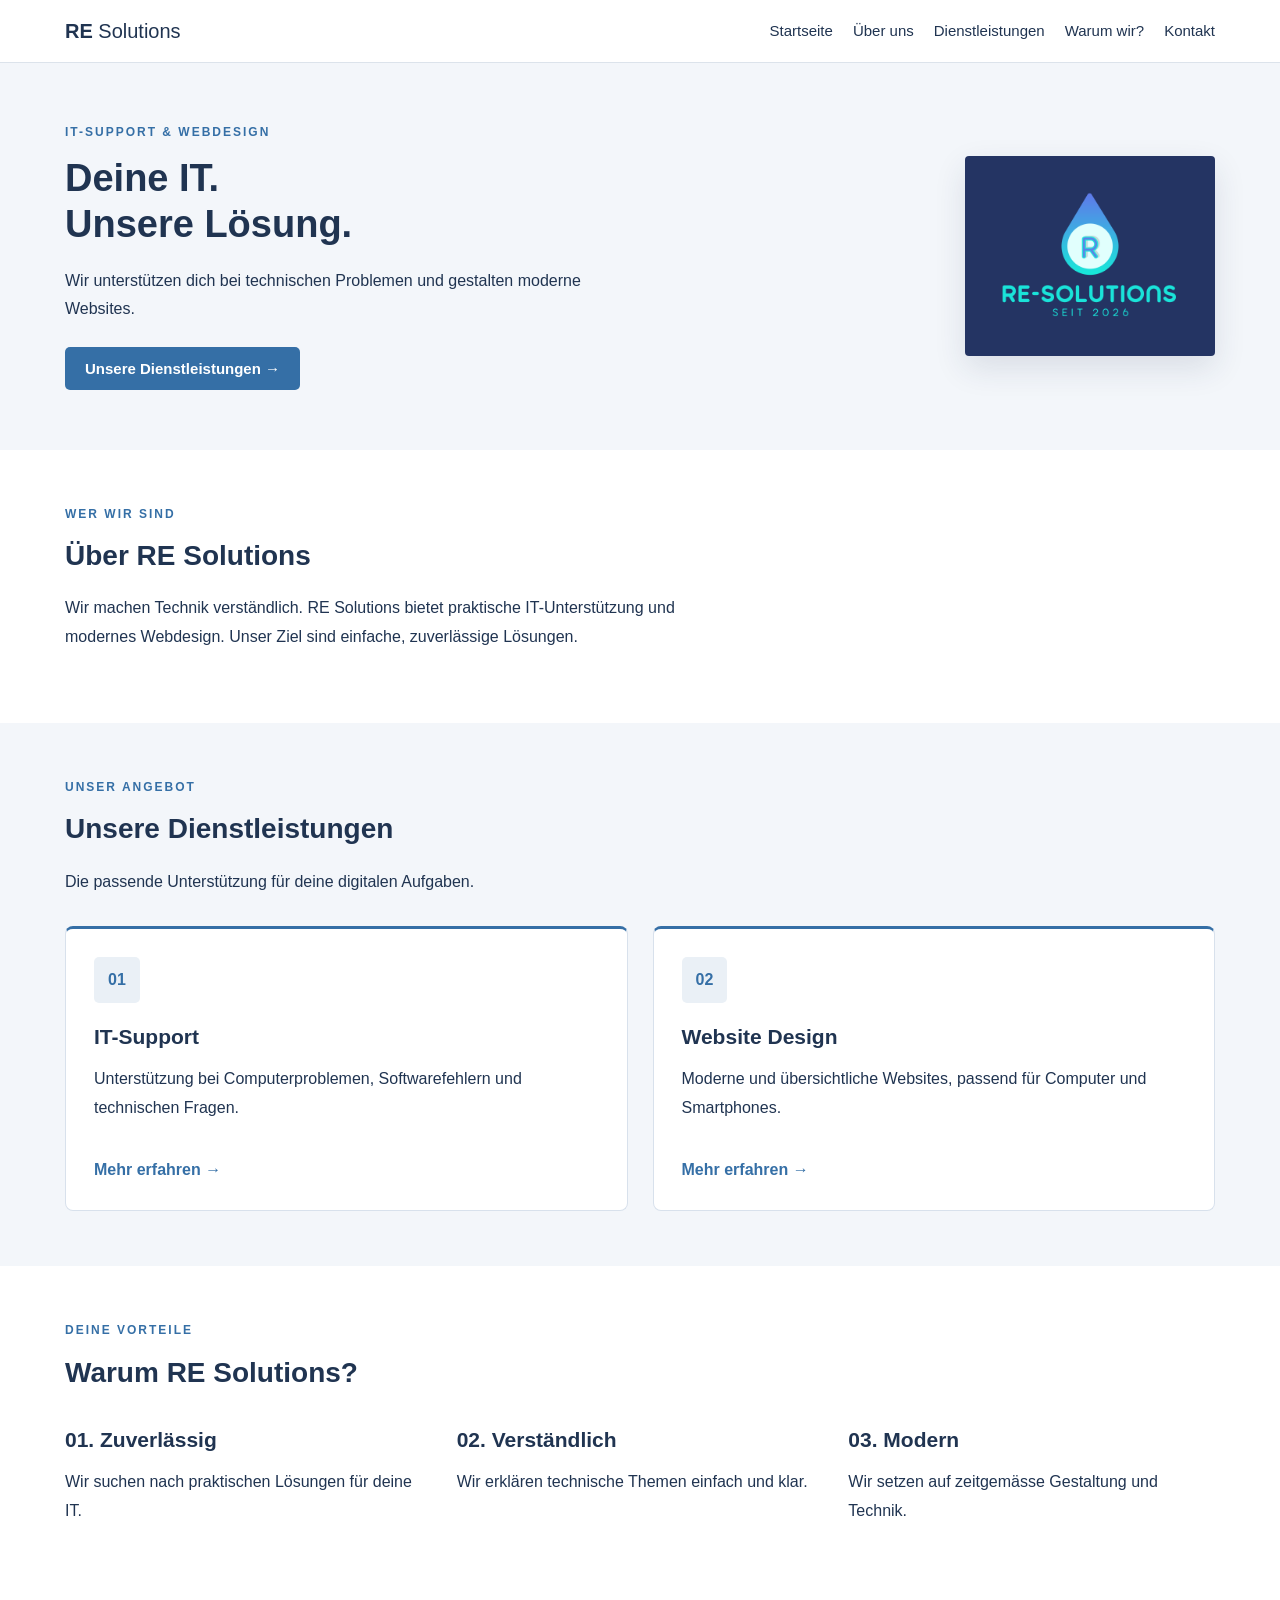
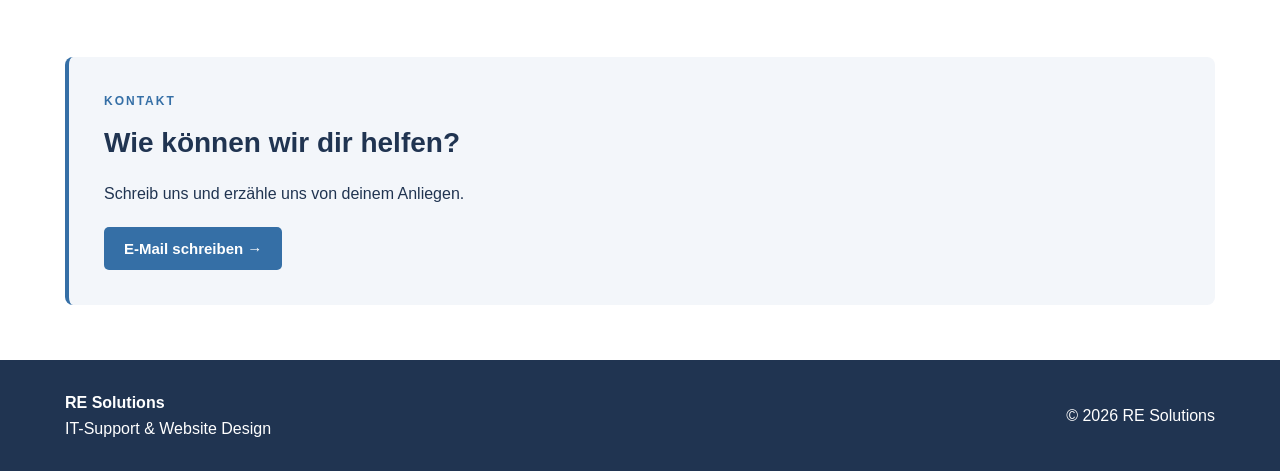
<file: index.html>
<!DOCTYPE html>
<html lang="de">

<head>
    <meta charset="UTF-8">
    <meta name="viewport" content="width=device-width, initial-scale=1.0">
    <meta name="description" content="RE Solutions bietet IT-Support und modernes Webdesign.">
    <title>RE Solutions | Startseite</title>
    <link rel="stylesheet" href="style.css">
</head>

<body>

    <header class="navbar">
        <div class="container nav-content">

            <a href="index.html" class="logo">
                RE <span>Solutions</span>
            </a>

            <nav class="nav-links" aria-label="Hauptnavigation">
                <a href="index.html">Startseite</a>
                <a href="#ueber-uns">Über uns</a>
                <a href="#dienstleistungen">Dienstleistungen</a>
                <a href="#warum-wir">Warum wir?</a>
                <a href="#kontakt">Kontakt</a>
            </nav>

        </div>
    </header>

    <main>

        <section class="hero-background">
            <div class="container hero-content">

                <div class="hero-copy">
                    <p class="eyebrow">IT-SUPPORT &amp; WEBDESIGN</p>

                    <h1>Deine IT.<br>Unsere Lösung.</h1>

                    <p class="hero-text">
                        Wir unterstützen dich bei technischen Problemen
                        und gestalten moderne Websites.
                    </p>

                    <a href="#dienstleistungen" class="button">
                        Unsere Dienstleistungen →
                    </a>
                </div>

                <img
                    src="fotos/full-logo-1.png"
                    alt="RE Solutions Firmenlogo"
                    class="hero-logo"
                >

            </div>
        </section>

        <section id="ueber-uns" class="section">
            <div class="container">

                <p class="eyebrow">WER WIR SIND</p>
                <h2>Über RE Solutions</h2>

                <p class="section-text">
                    Wir machen Technik verständlich. RE Solutions bietet
                    praktische IT-Unterstützung und modernes Webdesign.
                    Unser Ziel sind einfache, zuverlässige Lösungen.
                </p>

            </div>
        </section>

        <section id="dienstleistungen" class="section services">
            <div class="container">

                <p class="eyebrow">UNSER ANGEBOT</p>
                <h2>Unsere Dienstleistungen</h2>

                <p class="section-text">
                    Die passende Unterstützung für deine digitalen Aufgaben.
                </p>

                <div class="card-grid">

                    <article class="service-card">
                        <div class="service-icon">01</div>

                        <h3>IT-Support</h3>

                        <p>
                            Unterstützung bei Computerproblemen,
                            Softwarefehlern und technischen Fragen.
                        </p>

                        <a href="it-support.html">
                            Mehr erfahren →
                        </a>
                    </article>

                    <article class="service-card">
                        <div class="service-icon">02</div>

                        <h3>Website Design</h3>

                        <p>
                            Moderne und übersichtliche Websites,
                            passend für Computer und Smartphones.
                        </p>

                        <a href="website-design.html">
                            Mehr erfahren →
                        </a>
                    </article>

                </div>

            </div>
        </section>

        <section id="warum-wir" class="section">
            <div class="container">

                <p class="eyebrow">DEINE VORTEILE</p>
                <h2>Warum RE Solutions?</h2>

                <div class="card-grid three-columns">

                    <div class="advantage">
                        <h3>01. Zuverlässig</h3>
                        <p>
                            Wir suchen nach praktischen Lösungen
                            für deine IT.
                        </p>
                    </div>

                    <div class="advantage">
                        <h3>02. Verständlich</h3>
                        <p>
                            Wir erklären technische Themen
                            einfach und klar.
                        </p>
                    </div>

                    <div class="advantage">
                        <h3>03. Modern</h3>
                        <p>
                            Wir setzen auf zeitgemässe
                            Gestaltung und Technik.
                        </p>
                    </div>

                </div>

            </div>
        </section>

        <section id="kontakt" class="section">
            <div class="container">

                <div class="contact-box">
                    <p class="eyebrow">KONTAKT</p>

                    <h2>Wie können wir dir helfen?</h2>

                    <p>
                        Schreib uns und erzähle uns von deinem Anliegen.
                    </p>

                    <a href="mailto:info@re-solutions.example" class="button">
                        E-Mail schreiben →
                    </a>
                </div>

            </div>
        </section>

    </main>

    <footer class="footer">
        <div class="container footer-content">

            <div>
                <strong>RE Solutions</strong>
                <p>IT-Support &amp; Website Design</p>
            </div>

            <p>© 2026 RE Solutions</p>

        </div>
    </footer>

</body>
</html>
</file>
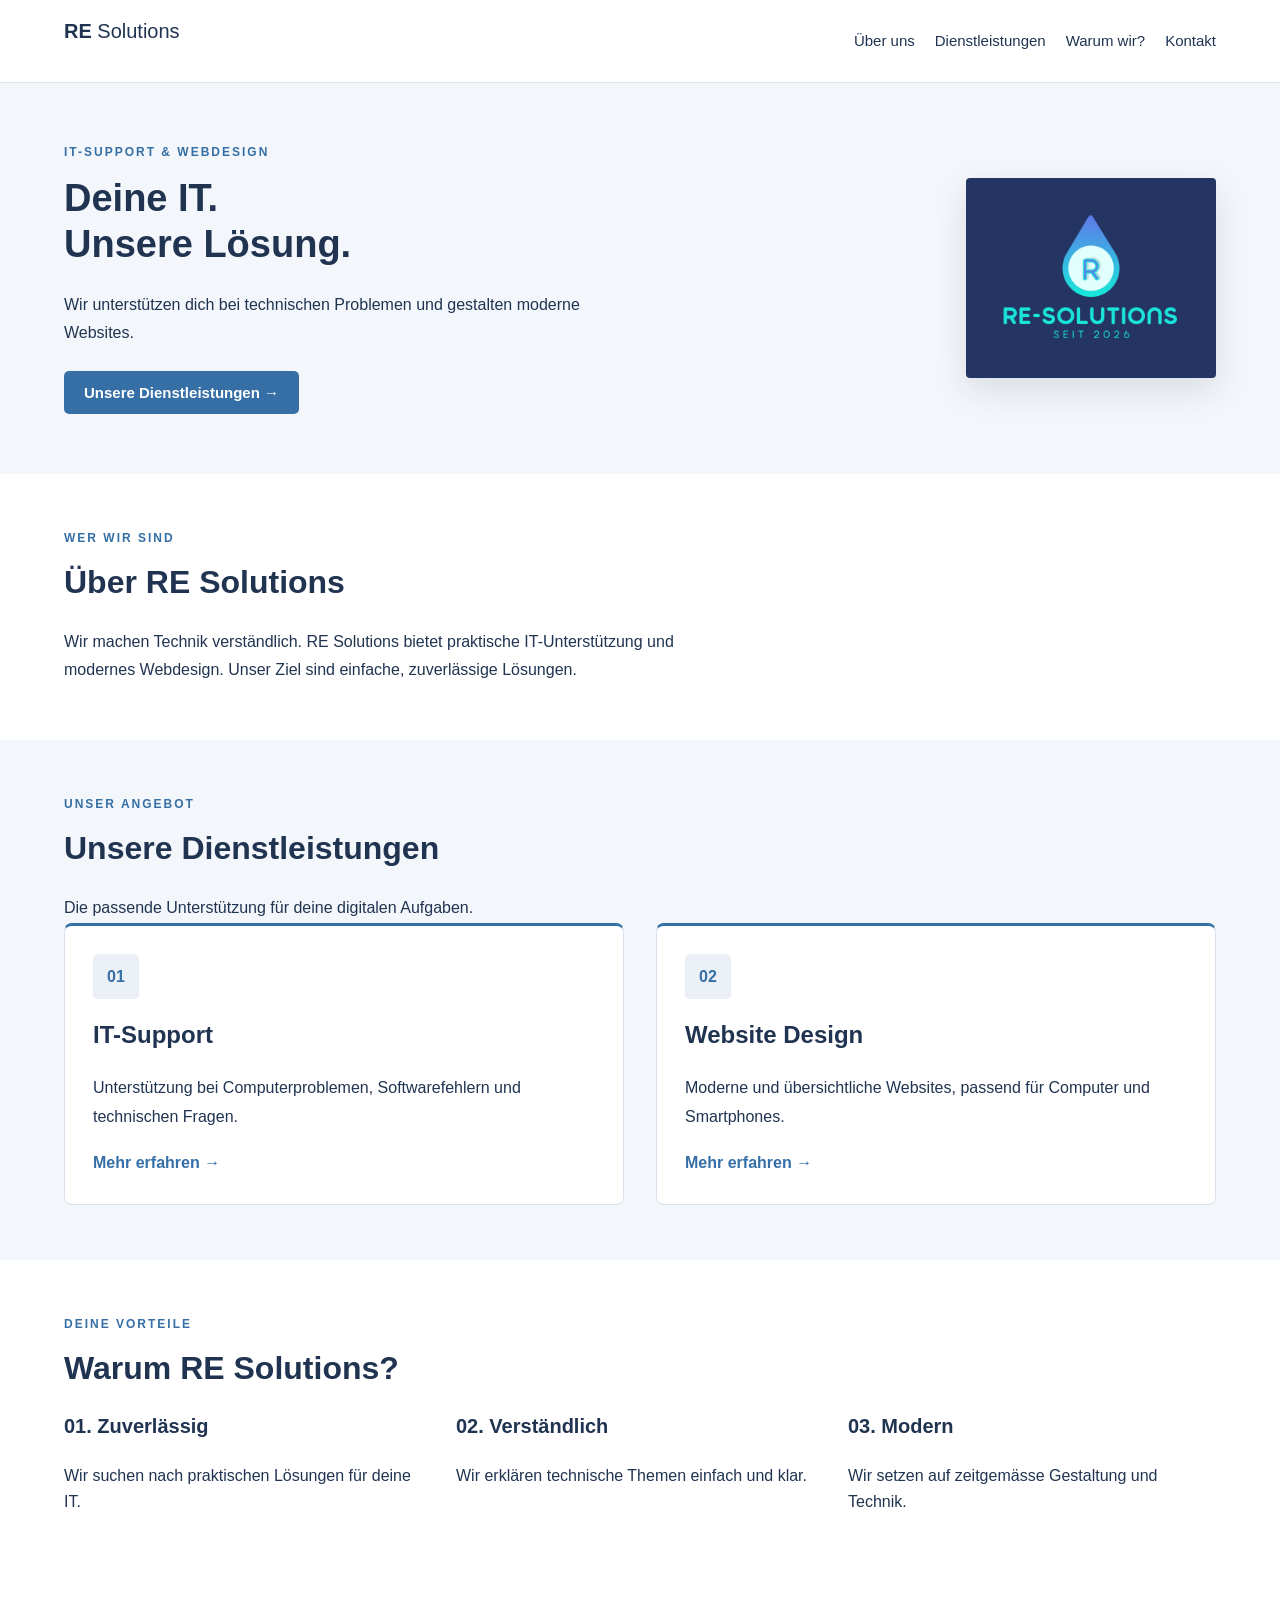
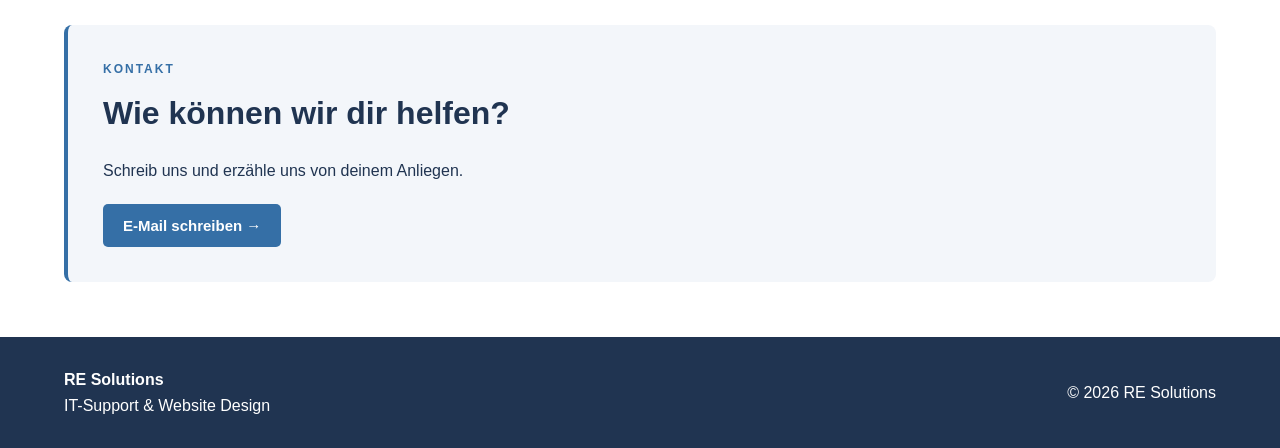
<file: versions/index.html>
<!DOCTYPE html>
<html lang="de">
<head>
    <meta charset="UTF-8">
    <meta name="viewport" content="width=device-width, initial-scale=1.0">
    <meta name="description" content="RE Solutions bietet IT-Support und modernes Website Design.">
    <title>RE Solutions | IT und Webdesign</title>
    <link rel="stylesheet" href="../bulma.css">
    <link rel="stylesheet" href="../style.css">
</head>
<body>

<nav class="navbar">
    <div class="container nav-content">
        <a href="index.html" class="logo">RE <span>Solutions</span></a>

        <div class="nav-links">
            <a href="#ueber-uns">Über uns</a>
            <a href="#dienstleistungen">Dienstleistungen</a>
            <a href="#warum-wir">Warum wir?</a>
            <a href="#kontakt">Kontakt</a>
        </div>
    </div>
</nav>

<main>

    <section class="hero-background">
        <div class="container hero-content">
            <div class="hero-copy">
                <p class="eyebrow">IT-SUPPORT &amp; WEBDESIGN</p>

                <h1 class="title">
                    Deine IT.<br>Unsere Lösung.
                </h1>

                <p class="hero-text">
                    Wir unterstützen dich bei technischen Problemen
                    und gestalten moderne Websites.
                </p>

                <a href="#dienstleistungen" class="button is-link">
                    Unsere Dienstleistungen →
                </a>
            </div>

            <img
                class="hero-logo"
                src="../fotos/full-logo-1.png"
                alt="Logo von RE Solutions"
            >
        </div>
    </section>

    <section id="ueber-uns" class="section">
        <div class="container">
            <p class="eyebrow">WER WIR SIND</p>
            <h2 class="title is-3">Über RE Solutions</h2>

            <p class="section-text">
                Wir machen Technik verständlich. RE Solutions bietet
                praktische IT-Unterstützung und modernes Webdesign.
                Unser Ziel sind einfache, zuverlässige Lösungen.
            </p>
        </div>
    </section>

    <section id="dienstleistungen" class="section services">
        <div class="container">
            <p class="eyebrow">UNSER ANGEBOT</p>
            <h2 class="title is-3">Unsere Dienstleistungen</h2>

            <p class="section-text">
                Die passende Unterstützung für deine digitalen Aufgaben.
            </p>

            <div class="columns is-variable is-4 service-grid">
                <div class="column">
                    <article class="service-card">
                        <div class="service-icon" aria-hidden="true">01</div>

                        <h3 class="title is-4">IT-Support</h3>

                        <p>
                            Unterstützung bei Computerproblemen,
                            Softwarefehlern und technischen Fragen.
                        </p>

                        <a href="it-support.html">Mehr erfahren →</a>
                    </article>
                </div>

                <div class="column">
                    <article class="service-card">
                        <div class="service-icon" aria-hidden="true">02</div>

                        <h3 class="title is-4">Website Design</h3>

                        <p>
                            Moderne und übersichtliche Websites,
                            passend für Computer und Smartphones.
                        </p>

                        <a href="../website-design.html">Mehr erfahren →</a>
                    </article>
                </div>
            </div>
        </div>
    </section>

    <section id="warum-wir" class="section">
        <div class="container">
            <p class="eyebrow">DEINE VORTEILE</p>
            <h2 class="title is-3">Warum RE Solutions?</h2>

            <div class="columns">
                <div class="column">
                    <h3 class="title is-5">01. Zuverlässig</h3>
                    <p>Wir suchen nach praktischen Lösungen für deine IT.</p>
                </div>

                <div class="column">
                    <h3 class="title is-5">02. Verständlich</h3>
                    <p>Wir erklären technische Themen einfach und klar.</p>
                </div>

                <div class="column">
                    <h3 class="title is-5">03. Modern</h3>
                    <p>Wir setzen auf zeitgemässe Gestaltung und Technik.</p>
                </div>
            </div>
        </div>
    </section>

    <section id="kontakt" class="section">
        <div class="container contact-box">
            <p class="eyebrow">KONTAKT</p>
            <h2 class="title is-3">Wie können wir dir helfen?</h2>

            <p>
                Schreib uns und erzähle uns von deinem Anliegen.
            </p>

            <a href="mailto:info@re-solutions.example" class="button is-link">
                E-Mail schreiben →
            </a>
        </div>
    </section>

</main>

<footer class="footer">
    <div class="container footer-content">
        <div>
            <strong>RE Solutions</strong>
            <p>IT-Support &amp; Website Design</p>
        </div>

        <p>© 2026 RE Solutions</p>
    </div>
</footer>

</body>
</html>
</file>
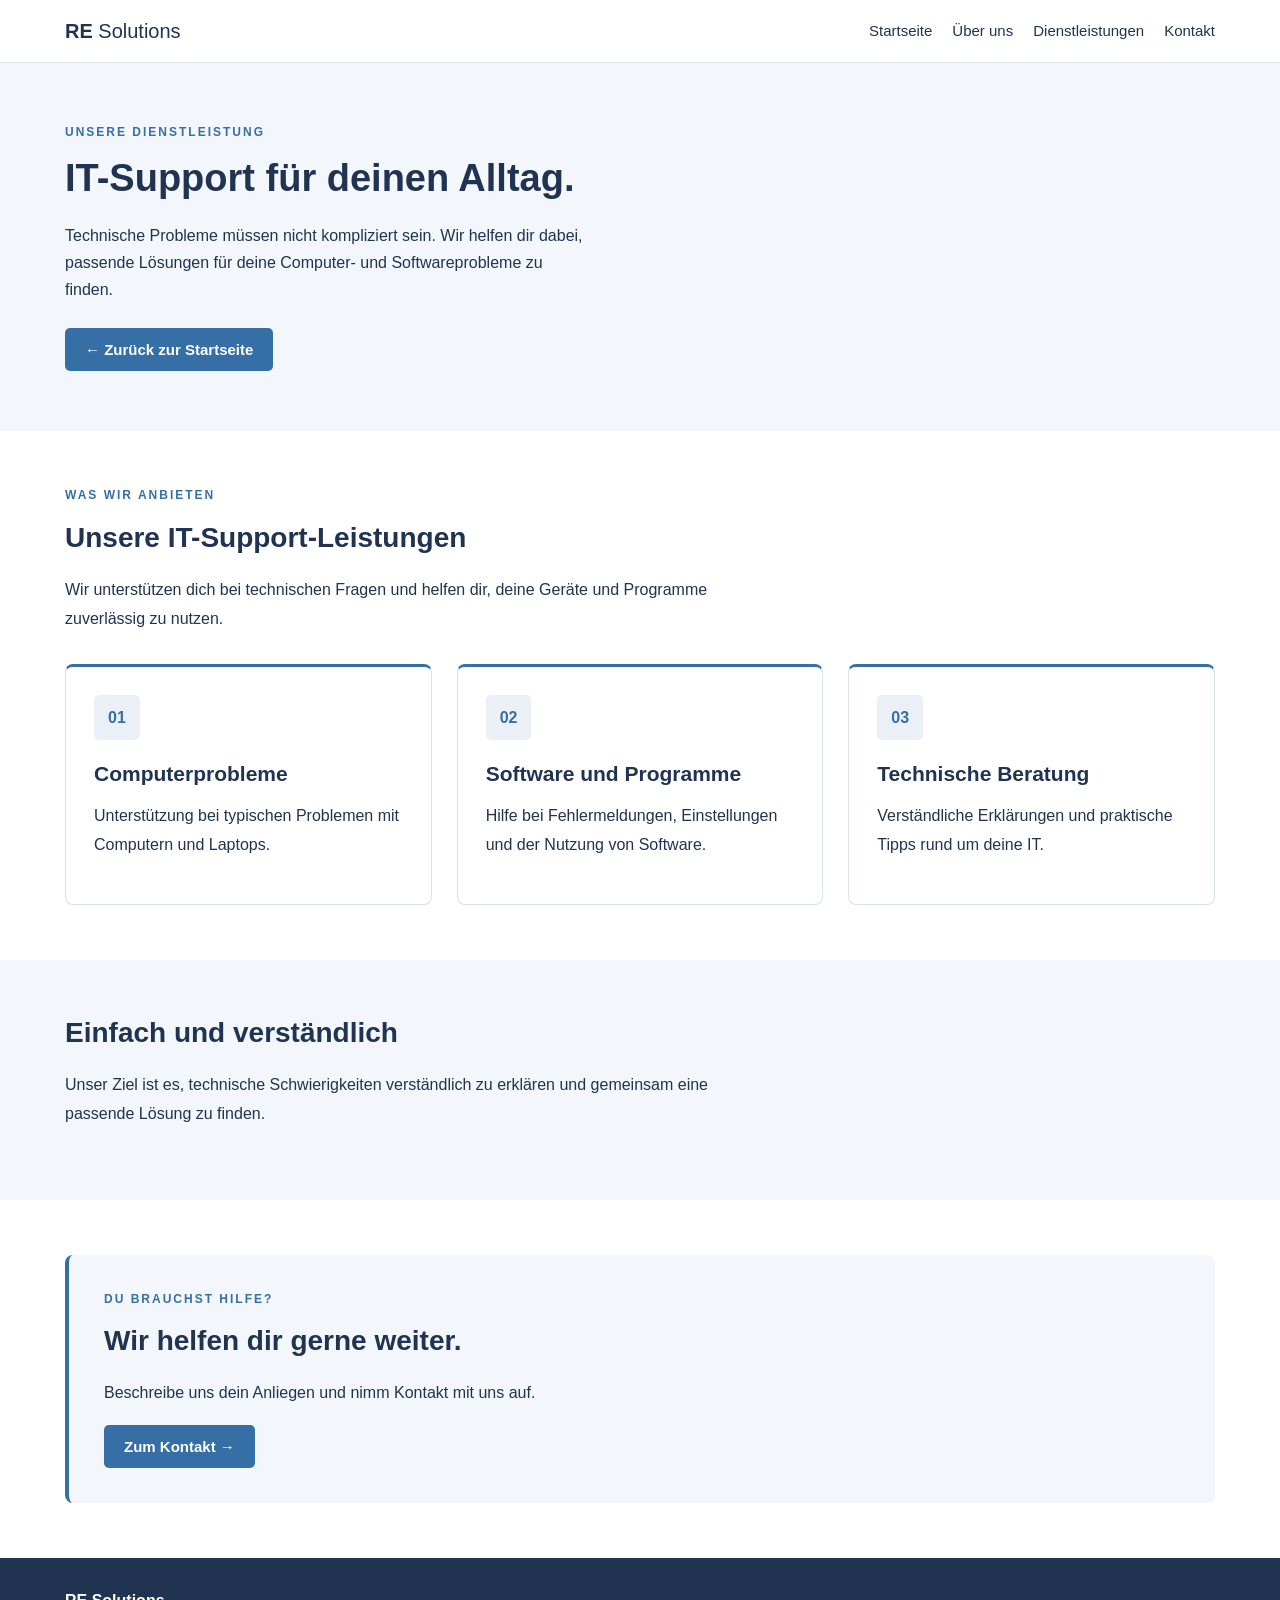
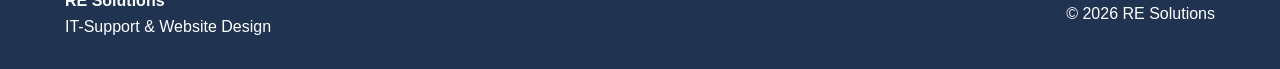
<file: it-support.html>
<!DOCTYPE html>
<html lang="de">

<head>
    <meta charset="UTF-8">
    <meta name="viewport" content="width=device-width, initial-scale=1.0">
    <meta name="description" content="IT-Support von RE Solutions.">
    <title>IT-Support | RE Solutions</title>
    <link rel="stylesheet" href="style.css">
</head>

<body>

    <header class="navbar">
        <div class="container nav-content">

            <a href="index.html" class="logo">
                RE <span>Solutions</span>
            </a>

            <nav class="nav-links" aria-label="Hauptnavigation">
                <a href="index.html">Startseite</a>
                <a href="index.html#ueber-uns">Über uns</a>
                <a href="index.html#dienstleistungen">Dienstleistungen</a>
                <a href="index.html#kontakt">Kontakt</a>
            </nav>

        </div>
    </header>

    <main>

        <section class="hero-background">
            <div class="container hero-content">

                <div class="hero-copy">

                    <p class="eyebrow">UNSERE DIENSTLEISTUNG</p>

                    <h1>IT-Support für deinen Alltag.</h1>

                    <p class="hero-text">
                        Technische Probleme müssen nicht kompliziert sein.
                        Wir helfen dir dabei, passende Lösungen für deine
                        Computer- und Softwareprobleme zu finden.
                    </p>

                    <a href="index.html" class="button">
                        ← Zurück zur Startseite
                    </a>

                </div>

            </div>
        </section>

        <section class="section">
            <div class="container">

                <p class="eyebrow">WAS WIR ANBIETEN</p>

                <h2>Unsere IT-Support-Leistungen</h2>

                <p class="section-text">
                    Wir unterstützen dich bei technischen Fragen
                    und helfen dir, deine Geräte und Programme
                    zuverlässig zu nutzen.
                </p>

                <div class="card-grid three-columns">

                    <article class="service-card">
                        <div class="service-icon">01</div>

                        <h3>Computerprobleme</h3>

                        <p>
                            Unterstützung bei typischen Problemen
                            mit Computern und Laptops.
                        </p>
                    </article>

                    <article class="service-card">
                        <div class="service-icon">02</div>

                        <h3>Software und Programme</h3>

                        <p>
                            Hilfe bei Fehlermeldungen, Einstellungen
                            und der Nutzung von Software.
                        </p>
                    </article>

                    <article class="service-card">
                        <div class="service-icon">03</div>

                        <h3>Technische Beratung</h3>

                        <p>
                            Verständliche Erklärungen und praktische
                            Tipps rund um deine IT.
                        </p>
                    </article>

                </div>

            </div>
        </section>

        <section class="section services">
            <div class="container">

                <h2>Einfach und verständlich</h2>

                <p class="section-text">
                    Unser Ziel ist es, technische Schwierigkeiten
                    verständlich zu erklären und gemeinsam eine
                    passende Lösung zu finden.
                </p>

            </div>
        </section>

        <section class="section">
            <div class="container">

                <div class="contact-box">
                    <p class="eyebrow">DU BRAUCHST HILFE?</p>

                    <h2>Wir helfen dir gerne weiter.</h2>

                    <p>
                        Beschreibe uns dein Anliegen
                        und nimm Kontakt mit uns auf.
                    </p>

                    <a href="index.html#kontakt" class="button">
                        Zum Kontakt →
                    </a>
                </div>

            </div>
        </section>

    </main>

    <footer class="footer">
        <div class="container footer-content">

            <div>
                <strong>RE Solutions</strong>
                <p>IT-Support &amp; Website Design</p>
            </div>

            <p>© 2026 RE Solutions</p>

        </div>
    </footer>

</body>
</html>
</file>
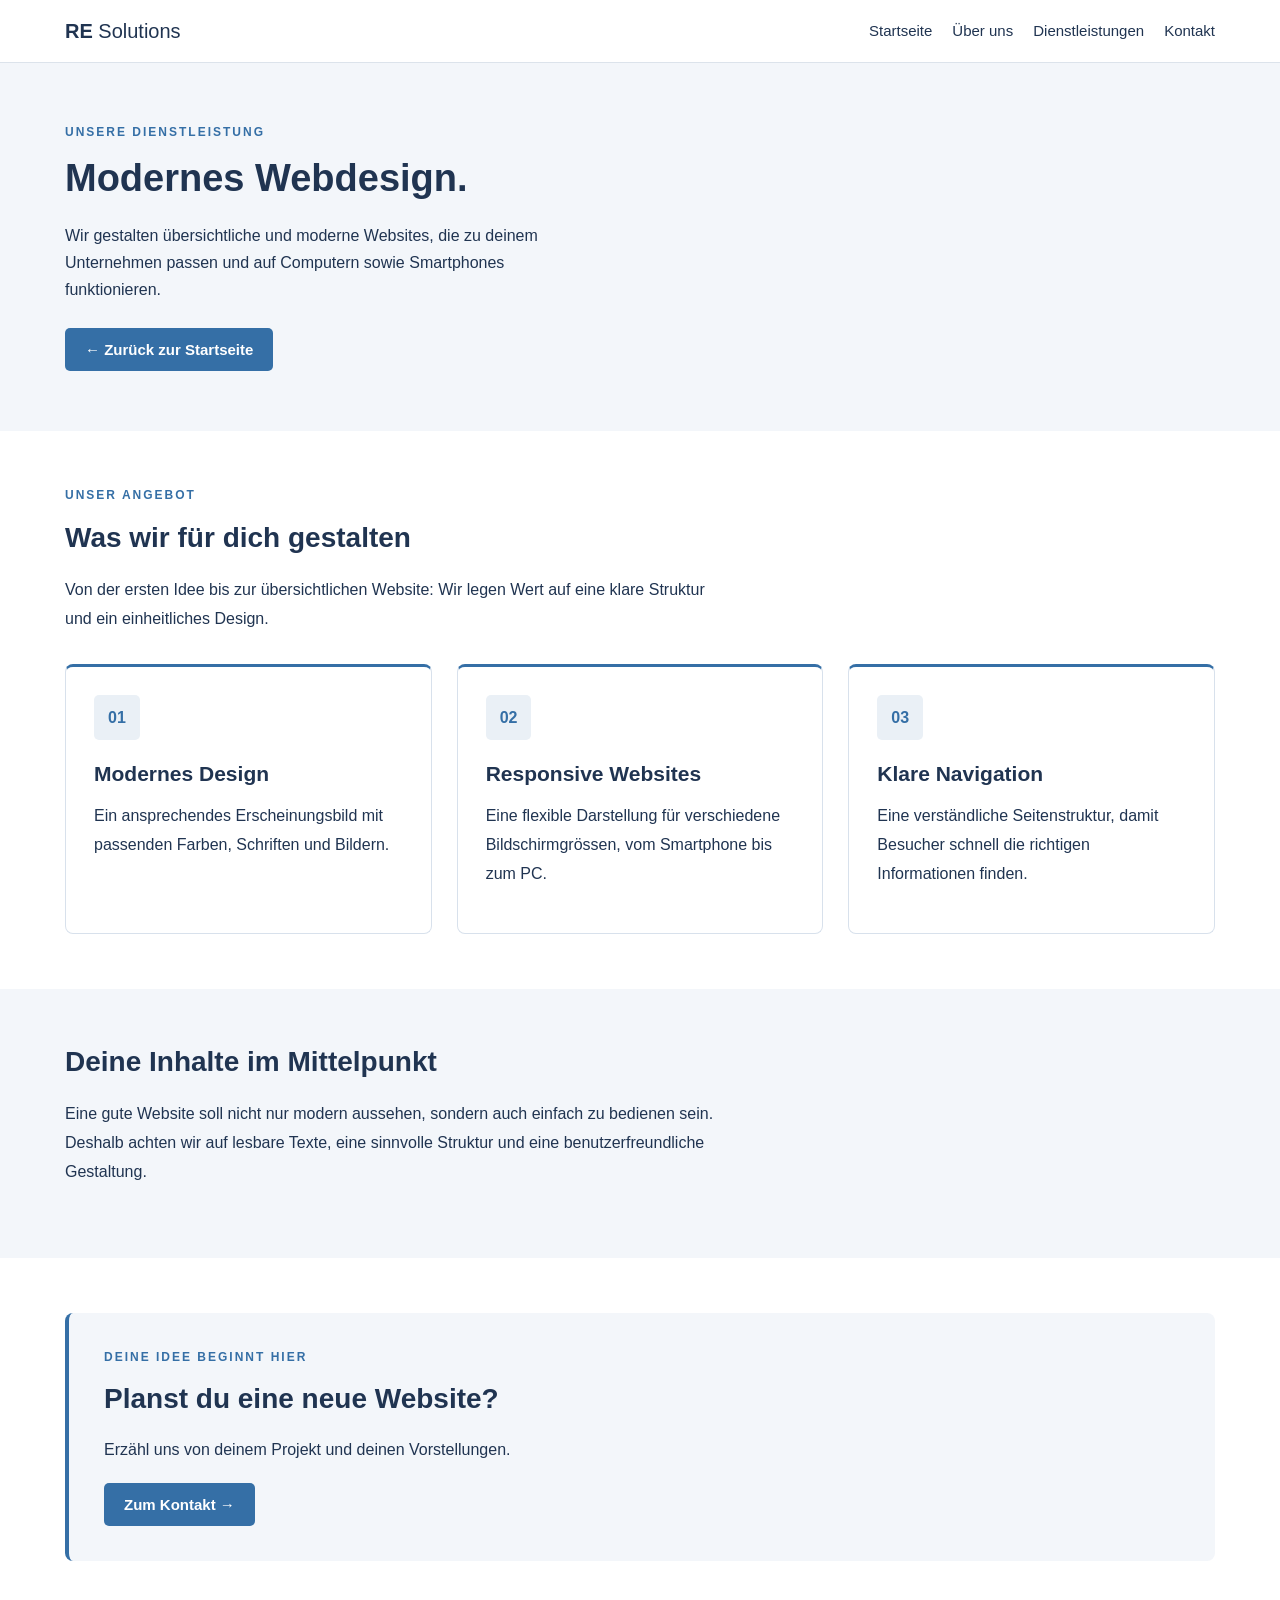
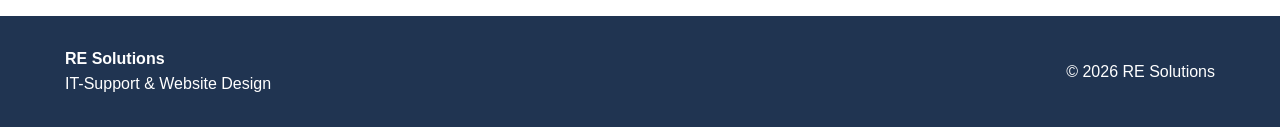
<file: website-design.html>
<!DOCTYPE html>
<html lang="de">

<head>
    <meta charset="UTF-8">
    <meta name="viewport" content="width=device-width, initial-scale=1.0">
    <meta name="description" content="Modernes Website Design von RE Solutions.">
    <title>Website Design | RE Solutions</title>
    <link rel="stylesheet" href="style.css">
</head>

<body>

    <header class="navbar">
        <div class="container nav-content">

            <a href="index.html" class="logo">
                RE <span>Solutions</span>
            </a>

            <nav class="nav-links" aria-label="Hauptnavigation">
                <a href="index.html">Startseite</a>
                <a href="index.html#ueber-uns">Über uns</a>
                <a href="index.html#dienstleistungen">Dienstleistungen</a>
                <a href="index.html#kontakt">Kontakt</a>
            </nav>

        </div>
    </header>

    <main>

        <section class="hero-background">
            <div class="container hero-content">

                <div class="hero-copy">

                    <p class="eyebrow">UNSERE DIENSTLEISTUNG</p>

                    <h1>Modernes Webdesign.</h1>

                    <p class="hero-text">
                        Wir gestalten übersichtliche und moderne Websites,
                        die zu deinem Unternehmen passen und auf Computern
                        sowie Smartphones funktionieren.
                    </p>

                    <a href="index.html" class="button">
                        ← Zurück zur Startseite
                    </a>

                </div>

            </div>
        </section>

        <section class="section">
            <div class="container">

                <p class="eyebrow">UNSER ANGEBOT</p>

                <h2>Was wir für dich gestalten</h2>

                <p class="section-text">
                    Von der ersten Idee bis zur übersichtlichen Website:
                    Wir legen Wert auf eine klare Struktur und
                    ein einheitliches Design.
                </p>

                <div class="card-grid three-columns">

                    <article class="service-card">
                        <div class="service-icon">01</div>

                        <h3>Modernes Design</h3>

                        <p>
                            Ein ansprechendes Erscheinungsbild mit
                            passenden Farben, Schriften und Bildern.
                        </p>
                    </article>

                    <article class="service-card">
                        <div class="service-icon">02</div>

                        <h3>Responsive Websites</h3>

                        <p>
                            Eine flexible Darstellung für verschiedene
                            Bildschirmgrössen, vom Smartphone bis zum PC.
                        </p>
                    </article>

                    <article class="service-card">
                        <div class="service-icon">03</div>

                        <h3>Klare Navigation</h3>

                        <p>
                            Eine verständliche Seitenstruktur, damit
                            Besucher schnell die richtigen Informationen
                            finden.
                        </p>
                    </article>

                </div>

            </div>
        </section>

        <section class="section services">
            <div class="container">

                <h2>Deine Inhalte im Mittelpunkt</h2>

                <p class="section-text">
                    Eine gute Website soll nicht nur modern aussehen,
                    sondern auch einfach zu bedienen sein. Deshalb achten
                    wir auf lesbare Texte, eine sinnvolle Struktur und
                    eine benutzerfreundliche Gestaltung.
                </p>

            </div>
        </section>

        <section class="section">
            <div class="container">

                <div class="contact-box">
                    <p class="eyebrow">DEINE IDEE BEGINNT HIER</p>

                    <h2>Planst du eine neue Website?</h2>

                    <p>
                        Erzähl uns von deinem Projekt
                        und deinen Vorstellungen.
                    </p>

                    <a href="index.html#kontakt" class="button">
                        Zum Kontakt →
                    </a>
                </div>

            </div>
        </section>

    </main>

    <footer class="footer">
        <div class="container footer-content">

            <div>
                <strong>RE Solutions</strong>
                <p>IT-Support &amp; Website Design</p>
            </div>

            <p>© 2026 RE Solutions</p>

        </div>
    </footer>

</body>
</html>
</file>
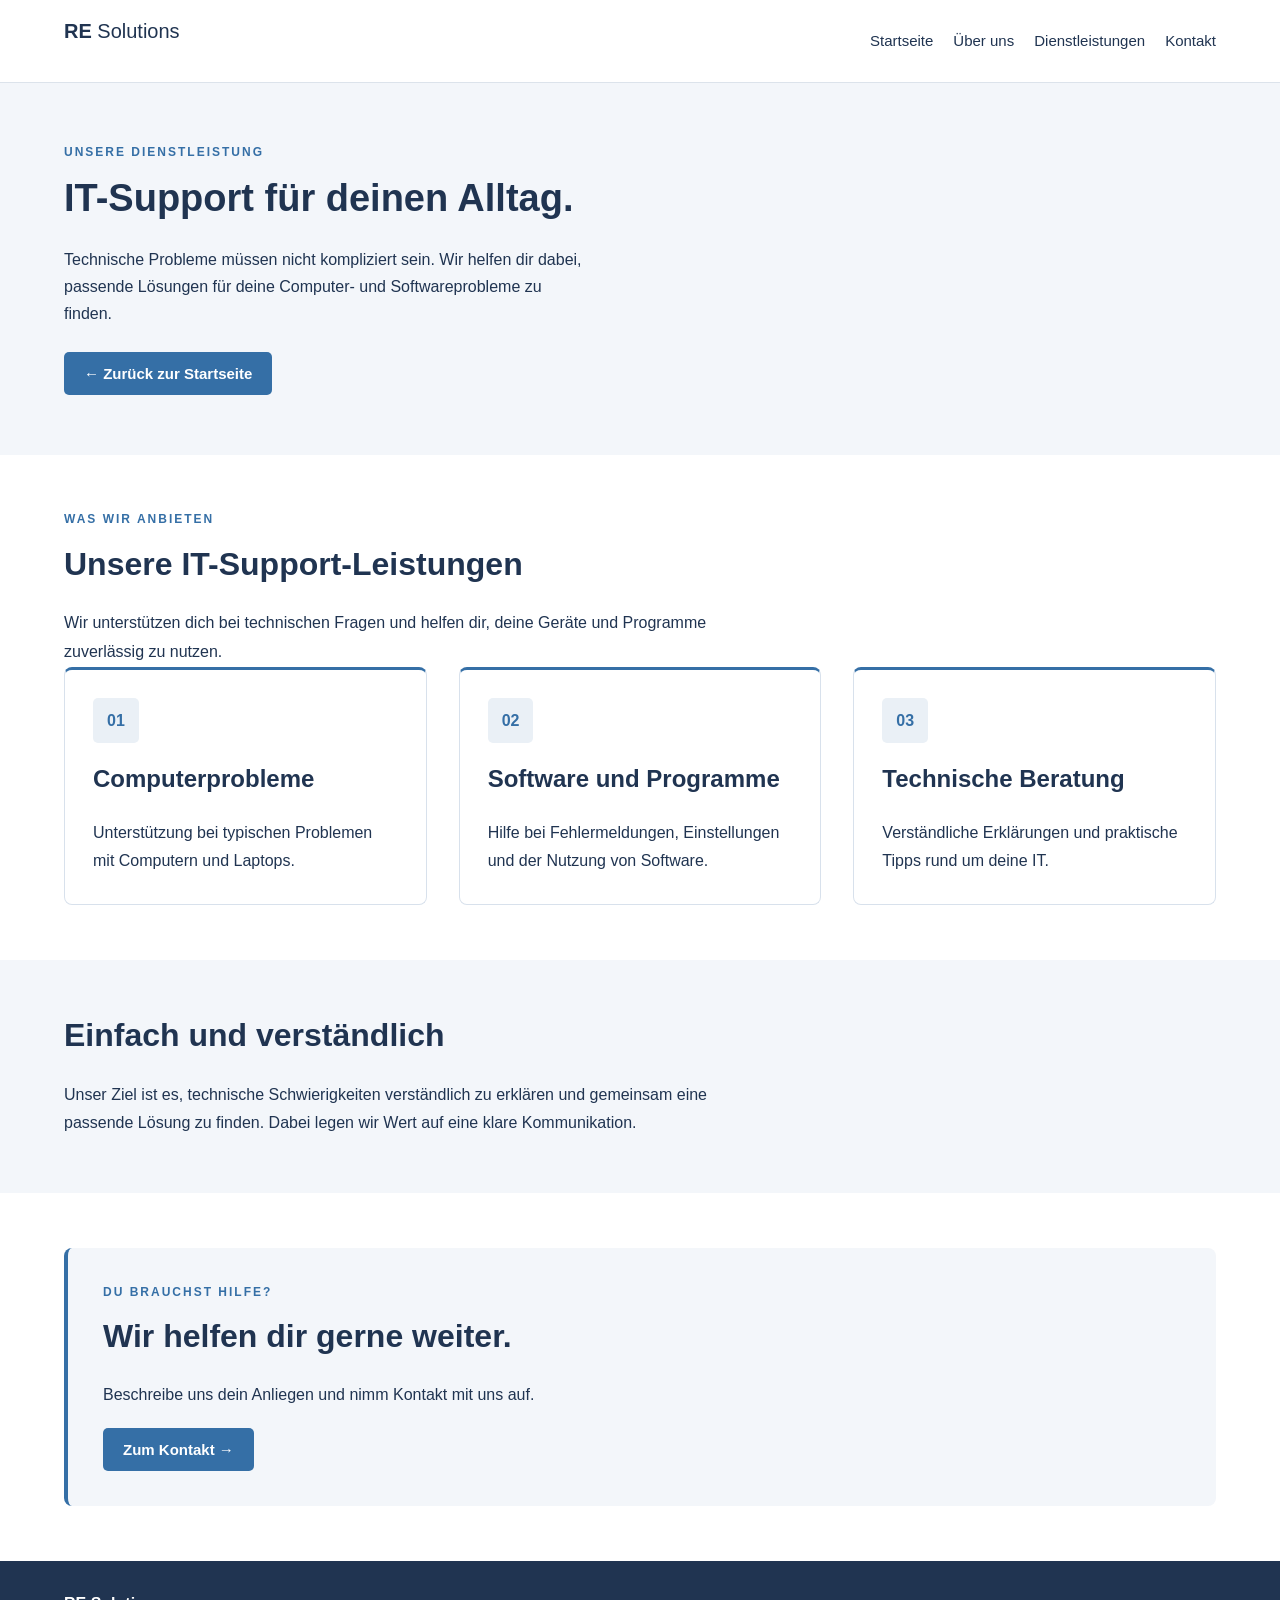
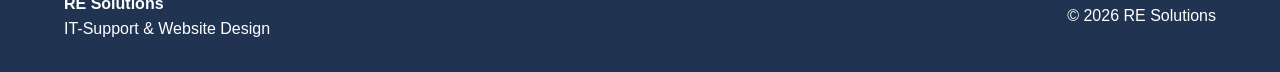
<file: versions/it-support.html>
<!DOCTYPE html>
<html lang="de">
<head>
    <meta charset="UTF-8">
    <meta name="viewport" content="width=device-width, initial-scale=1.0">
    <meta name="description" content="IT-Support von RE Solutions für Computer- und Softwareprobleme.">
    <title>IT-Support | RE Solutions</title>
    <link rel="stylesheet" href="../bulma.css">
    <link rel="stylesheet" href="../style.css">
</head>
<body>

<nav class="navbar">
    <div class="container nav-content">
        <a href="index.html" class="logo">RE <span>Solutions</span></a>

        <div class="nav-links">
            <a href="index.html">Startseite</a>
            <a href="index.html#ueber-uns">Über uns</a>
            <a href="index.html#dienstleistungen">Dienstleistungen</a>
            <a href="index.html#kontakt">Kontakt</a>
        </div>
    </div>
</nav>

<main>

    <section class="hero-background">
        <div class="container hero-content">
            <div class="hero-copy">
                <p class="eyebrow">UNSERE DIENSTLEISTUNG</p>

                <h1 class="title">
                    IT-Support für deinen Alltag.
                </h1>

                <p class="hero-text">
                    Technische Probleme müssen nicht kompliziert sein.
                    Wir helfen dir dabei, passende Lösungen für deine
                    Computer- und Softwareprobleme zu finden.
                </p>

                <a href="index.html" class="button is-link">
                    ← Zurück zur Startseite
                </a>
            </div>
        </div>
    </section>

    <section class="section">
        <div class="container">
            <p class="eyebrow">WAS WIR ANBIETEN</p>
            <h2 class="title is-3">Unsere IT-Support-Leistungen</h2>

            <p class="section-text">
                Wir unterstützen dich bei technischen Fragen und helfen
                dir, deine Geräte und Programme zuverlässig zu nutzen.
            </p>

            <div class="columns is-variable is-4 service-grid">

                <div class="column">
                    <article class="service-card">
                        <div class="service-icon" aria-hidden="true">01</div>
                        <h3 class="title is-4">Computerprobleme</h3>
                        <p>
                            Unterstützung bei typischen Problemen
                            mit Computern und Laptops.
                        </p>
                    </article>
                </div>

                <div class="column">
                    <article class="service-card">
                        <div class="service-icon" aria-hidden="true">02</div>
                        <h3 class="title is-4">Software und Programme</h3>
                        <p>
                            Hilfe bei Fehlermeldungen, Einstellungen
                            und der Nutzung von Software.
                        </p>
                    </article>
                </div>

                <div class="column">
                    <article class="service-card">
                        <div class="service-icon" aria-hidden="true">03</div>
                        <h3 class="title is-4">Technische Beratung</h3>
                        <p>
                            Verständliche Erklärungen und praktische
                            Tipps rund um deine IT.
                        </p>
                    </article>
                </div>

            </div>
        </div>
    </section>

    <section class="section services">
        <div class="container">
            <h2 class="title is-3">Einfach und verständlich</h2>

            <p class="section-text">
                Unser Ziel ist es, technische Schwierigkeiten verständlich
                zu erklären und gemeinsam eine passende Lösung zu finden.
                Dabei legen wir Wert auf eine klare Kommunikation.
            </p>
        </div>
    </section>

    <section class="section">
        <div class="container contact-box">
            <p class="eyebrow">DU BRAUCHST HILFE?</p>
            <h2 class="title is-3">Wir helfen dir gerne weiter.</h2>

            <p>
                Beschreibe uns dein Anliegen und nimm Kontakt mit uns auf.
            </p>

            <a href="index.html#kontakt" class="button is-link">
                Zum Kontakt →
            </a>
        </div>
    </section>

</main>

<footer class="footer">
    <div class="container footer-content">
        <div>
            <strong>RE Solutions</strong>
            <p>IT-Support &amp; Website Design</p>
        </div>
        <p>© 2026 RE Solutions</p>
    </div>
</footer>

</body>
</html>
</file>
<file: style.css>
:root {
    --brand-navy: #203451;
    --brand-blue: #356fa6;
    --surface-muted: #f3f6fa;
}

* {
    box-sizing: border-box;
}

html {
    font-size: 16px;
    scroll-behavior: smooth;
}

body {
    margin: 0;
    padding: 0;
    font-family: Arial, Helvetica, sans-serif;
    font-size: 16px;
    line-height: 1.6;
    color: var(--brand-navy);
    background: #ffffff;
}

.container {
    width: 100%;
    max-width: 1150px;
    margin: 0 auto;
}

section[id] {
    scroll-margin-top: 100px;
}

h1, h2, h3, p {
    margin-top: 0;
}

.navbar {
    position: sticky;
    top: 0;
    z-index: 100;
    background: #ffffff;
    border-bottom: 1px solid #dce3eb;
    padding: 15px 24px;
}

.nav-content {
    display: flex;
    justify-content: space-between;
    align-items: center;
    gap: 20px;
}

.logo {
    color: var(--brand-navy);
    font-size: 20px;
    font-weight: bold;
    text-decoration: none;
    white-space: nowrap;
}

.logo span {
    font-weight: normal;
}

.nav-links {
    display: flex;
    flex-wrap: wrap;
    align-items: center;
    gap: 20px;
}

.nav-links a {
    color: var(--brand-navy);
    font-size: 15px;
    text-decoration: none;
}

.nav-links a:hover,
.logo:hover {
    color: var(--brand-blue);
}

.hero-background {
    background: var(--surface-muted);
    min-height: 350px;
    padding: 60px 24px;
    display: flex;
    align-items: center;
}

.hero-content {
    display: flex;
    justify-content: space-between;
    align-items: center;
    gap: 40px;
}

.hero-copy {
    max-width: 600px;
    min-width: 0;
}

.eyebrow {
    color: var(--brand-blue);
    font-size: 12px;
    font-weight: bold;
    letter-spacing: 2px;
    margin-bottom: 14px;
}

.hero-background h1 {
    color: var(--brand-navy);
    font-size: 38px;
    font-weight: 600;
    line-height: 1.2;
    margin-bottom: 20px;
}

.hero-text {
    color: var(--brand-navy);
    font-size: 16px;
    line-height: 1.7;
    max-width: 520px;
    margin-bottom: 25px;
}

.hero-logo {
    display: block;
    width: 250px;
    max-width: 100%;
    height: auto;
    flex-shrink: 0;
    border-radius: 4px;
    box-shadow: 0 12px 32px rgba(32, 52, 81, 0.12);
}

.button {
    display: inline-block;
    padding: 11px 20px;
    background: var(--brand-blue);
    color: #ffffff;
    font-size: 15px;
    font-weight: 600;
    text-decoration: none;
    border-radius: 5px;
    line-height: 1.4;
    transition: background 0.2s;
}

.button:hover {
    background: var(--brand-navy);
    color: #ffffff;
}

.section {
    padding: 55px 24px;
    background: #ffffff;
}

.section h2 {
    color: var(--brand-navy);
    font-size: 28px;
    font-weight: 600;
    line-height: 1.3;
    margin-bottom: 20px;
}

.section h3 {
    color: var(--brand-navy);
    font-size: 21px;
    font-weight: 600;
    line-height: 1.3;
    margin-bottom: 15px;
}

.section-text {
    max-width: 650px;
    color: var(--brand-navy);
    line-height: 1.8;
}

.services {
    background: var(--surface-muted);
}

.card-grid {
    display: grid;
    grid-template-columns: repeat(2, minmax(0, 1fr));
    gap: 25px;
    margin-top: 30px;
}

.card-grid.three-columns {
    grid-template-columns: repeat(3, minmax(0, 1fr));
}

.service-card {
    padding: 28px;
    background: #ffffff;
    border: 1px solid #d8e1ec;
    border-top: 3px solid var(--brand-blue);
    border-radius: 8px;
    transition: transform 0.2s, box-shadow 0.2s;
}

.service-card:hover {
    transform: translateY(-3px);
    box-shadow: 0 8px 22px rgba(20, 40, 80, 0.09);
}

.service-icon {
    display: inline-block;
    padding: 10px 14px;
    margin-bottom: 20px;
    color: var(--brand-blue);
    background: #eaf0f6;
    border-radius: 5px;
    font-weight: bold;
}

.service-card p,
.advantage p {
    font-size: 16px;
    line-height: 1.8;
}

.service-card a {
    display: inline-block;
    margin-top: 18px;
    color: var(--brand-blue);
    font-weight: bold;
    text-decoration: none;
}

.service-card a:hover {
    text-decoration: underline;
}

.advantage {
    padding: 5px 0;
}

.contact-box {
    background: var(--surface-muted);
    border-left: 4px solid var(--brand-blue);
    border-radius: 8px;
    padding: 35px;
}

.contact-box p:not(.eyebrow) {
    margin-bottom: 20px;
}

.footer {
    background: var(--brand-navy);
    padding: 30px 24px;
}

.footer-content {
    display: flex;
    justify-content: space-between;
    align-items: center;
    gap: 20px;
}

.footer strong,
.footer p {
    color: #ffffff;
}

.footer p {
    margin-bottom: 0;
}

@media screen and (max-width: 900px) {
    .hero-logo {
        width: 200px;
    }

    .hero-background h1 {
        font-size: 34px;
    }

    .card-grid.three-columns {
        grid-template-columns: repeat(2, minmax(0, 1fr));
    }
}

@media screen and (max-width: 768px) {
    section[id] {
        scroll-margin-top: 120px;
    }

    .nav-content {
        flex-direction: column;
        align-items: flex-start;
    }

    .nav-links {
        gap: 12px;
    }

    .nav-links a {
        font-size: 14px;
    }

    .hero-background {
        min-height: 300px;
        padding: 45px 20px;
    }

    .hero-content {
        flex-direction: column;
        align-items: flex-start;
        gap: 25px;
    }

    .hero-background h1 {
        font-size: 30px;
    }

    .hero-text {
        font-size: 15px;
    }

    .hero-logo {
        width: 200px;
        align-self: center;
    }

    .section {
        padding: 40px 20px;
    }

    .section h2 {
        font-size: 25px;
    }

    .card-grid,
    .card-grid.three-columns {
        grid-template-columns: 1fr;
    }

    .service-card {
        padding: 24px;
    }

    .contact-box {
        padding: 25px;
    }

    .footer-content {
        flex-direction: column;
        align-items: flex-start;
    }
}

@media screen and (max-width: 400px) {
    section[id] {
        scroll-margin-top: 180px;
    }
}
</file>
